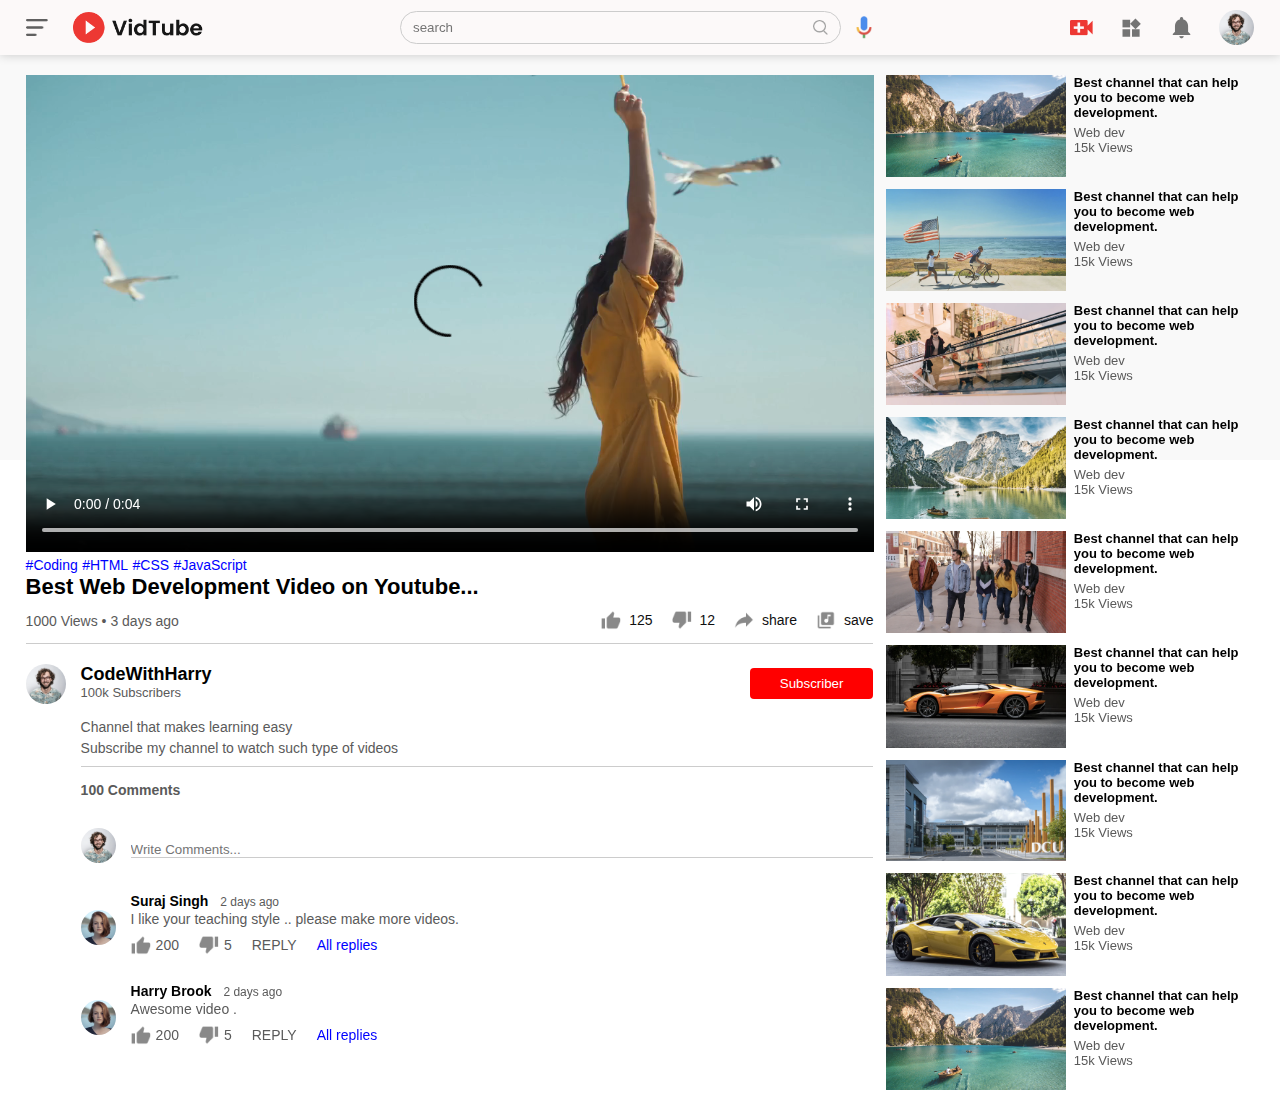
<file: playvideo.html>
<!DOCTYPE html>
<html lang="en">

<head>
    <meta charset="UTF-8">
    <meta http-equiv="X-UA-Compatible" content="IE=edge">
    <meta name="viewport" content="width=device-width, initial-scale=1.0">
    <title>Play Video</title>
    <link rel="stylesheet" href="style.css">
</head>

<body>
    <nav class="flex-div">
        <div class="nav-left flex-div">
            <img src="images/menu.png" class="menu-icon" alt="">
            <img src="images/logo.png" class="logo" alt="">

        </div>
        <div class="nav-middle flex-div">
            <div class="search-box flex-div">
                <input type="text" placeholder="search">
                <img src="images/search.png" alt="">
            </div>
            <img src="images/voice-search.png" class="mic-icon" alt="">

        </div>
        <div class="nav-right flex-div">
            <img src="images/upload.png" alt="">
            <img src="images/more.png" alt="">
            <img src="images/notification.png" alt="">
            <img src="images/Jack.png" class="user-icon" alt="">
        </div>
    </nav>

    <div class="container play-container">
        <div class="row">
            <div class="play-video">
                <video controls autoplay>
                    <source src="images/video.mp4" type="video/mp4">
                </video>

                <div class="tags">
                    <a href="">#Coding</a> <a href="">#HTML</a> <a href="">#CSS</a> <a href="">#JavaScript</a>
                </div>
                <h3>Best Web Development Video on Youtube...</h3>
                <div class="play-video-info">
                    <p>1000 Views &bull; 3 days ago</p>
                    <div>
                        <a href=""><img src="images/like.png " alt="">125</a>
                        <a href=""><img src="images/dislike.png " alt="">12</a>
                        <a href=""><img src="images/share.png " alt="">share</a>
                        <a href=""><img src="images/save.png " alt="">save</a>
                    </div>
                </div>
                <hr>
                <div class="publisher">
                    <img src="images/Jack.png" alt="">
                    <div>
                        <p>CodeWithHarry</p>
                        <span>100k Subscribers</span>
                    </div>
                    <button type="button">Subscriber</button>
                </div>
                <div class="vid-description">
                    <p>Channel that makes learning easy</p>
                    <p>Subscribe my channel to watch such type of videos</p>
                    <hr>
                    <h4>100 Comments</h4>

                    <div class="add-comment">
                        <img src="images/Jack.png" alt="">
                        <input type="text" placeholder="Write Comments...">
                    </div>
                    <div class="old-comments">
                        <img src="images/megan.png" alt="">
                        <div>
                            <h3>Suraj Singh <span>2 days ago</span></h3>
                            <p>I like your teaching style .. please make more videos.</p>
                            <div class="comment-action">
                                <img src="images/like.png" alt="">
                                <span>200</span>
                                <img src="images/dislike.png" alt="">
                                <span>5</span>
                                <span>REPLY</span>
                                <a href="">All replies</a>                            
                            </div>
                        </div>
                    </div>
                    <div class="old-comments">
                        <img src="images/megan.png" alt="">
                        <div>
                            <h3>Harry Brook <span>2 days ago</span></h3>
                            <p>Awesome video .</p>
                            <div class="comment-action">
                                <img src="images/like.png" alt="">
                                <span>200</span>
                                <img src="images/dislike.png" alt="">
                                <span>5</span>
                                <span>REPLY</span>
                                <a href="">All replies</a>                            
                            </div>
                        </div>
                    </div>
                </div>




            </div>
            <div class="right-sidebar">
                <div class="side-video-list">
                    <a href="" class="small-thumbnail"><img src="images/thumbnail1.png" alt=""></a>
                    <div class="vid-info">
                        <a href="">Best channel that can help you to become web development.</a>
                        <p>Web dev</p>
                        <p>15k Views</p>
                    </div>
                </div>
                <div class="side-video-list">
                    <a href="" class="small-thumbnail"><img src="images/thumbnail2.png" alt=""></a>
                    <div class="vid-info">
                        <a href="">Best channel that can help you to become web development.</a>
                        <p>Web dev</p>
                        <p>15k Views</p>
                    </div>
                </div>
                <div class="side-video-list">
                    <a href="" class="small-thumbnail"><img src="images/thumbnail3.png" alt=""></a>
                    <div class="vid-info">
                        <a href="">Best channel that can help you to become web development.</a>
                        <p>Web dev</p>
                        <p>15k Views</p>
                    </div>
                </div>
                <div class="side-video-list">
                    <a href="" class="small-thumbnail"><img src="images/thumbnail4.png" alt=""></a>
                    <div class="vid-info">
                        <a href="">Best channel that can help you to become web development.</a>
                        <p>Web dev</p>
                        <p>15k Views</p>
                    </div>
                </div>
                <div class="side-video-list">
                    <a href="" class="small-thumbnail"><img src="images/thumbnail5.png" alt=""></a>
                    <div class="vid-info">
                        <a href="">Best channel that can help you to become web development.</a>
                        <p>Web dev</p>
                        <p>15k Views</p>
                    </div>
                </div>
                <div class="side-video-list">
                    <a href="" class="small-thumbnail"><img src="images/thumbnail6.png" alt=""></a>
                    <div class="vid-info">
                        <a href="">Best channel that can help you to become web development.</a>
                        <p>Web dev</p>
                        <p>15k Views</p>
                    </div>
                </div>
                <div class="side-video-list">
                    <a href="" class="small-thumbnail"><img src="images/thumbnail7.png" alt=""></a>
                    <div class="vid-info">
                        <a href="">Best channel that can help you to become web development.</a>
                        <p>Web dev</p>
                        <p>15k Views</p>
                    </div>
                </div>
                <div class="side-video-list">
                    <a href="" class="small-thumbnail"><img src="images/thumbnail8.png" alt=""></a>
                    <div class="vid-info">
                        <a href="">Best channel that can help you to become web development.</a>
                        <p>Web dev</p>
                        <p>15k Views</p>
                    </div>
                </div>
                <div class="side-video-list">
                    <a href="" class="small-thumbnail"><img src="images/thumbnail1.png" alt=""></a>
                    <div class="vid-info">
                        <a href="">Best channel that can help you to become web development.</a>
                        <p>Web dev</p>
                        <p>15k Views</p>
                    </div>
                </div>
            </div>

        </div>


    </div>




</body>

</html>
</file>
<file: style.css>
* {
    margin: 0;
    padding: 0;
    font-family: Arial, Helvetica, sans-serif;
    box-sizing: border-box;

}

a {
    text-decoration: none;
    color: rgb(15, 15, 16);
}

img {
    cursor: pointer;
}

.flex-div {
    display: flex;
    align-items: center;
}

nav {
    padding: 10px 2%;
    justify-content: space-between;
    box-shadow: 0 0 10px rgba(7, 7, 7, 0.2);
    background: rgb(252, 249, 249);
    position: sticky;
    top: 0;
    z-index: 10;

}

.nav-right img {
    width: 25px;
    margin-right: 25px;
 
}
.nav-right .user-icon{
    width: 35px;
    border-radius: 50%;
    margin-right: 0;
}

.nav-left .menu-icon{
    width: 22px;
    margin-right: 25px;
}
.nav-left .logo{
    width: 130px;
}

.nav-middle .mic-icon{
    width: 16px;

}
.nav-middle .search-box{
    border: 1px solid #ccc;
    margin-right: 15px;
    padding: 8px 12px;
    border-radius: 25px;
}
.nav-middle .search-box input{
    width: 400px;
    border: 0;
    outline: 0;
    background: transparent;

}
.nav-middle .search-box img{
    width: 15px;
}

/* sidebar */

.sidebar{
    background: #fff;
    width: 15%;
    height: 100vh;
    position: fixed;
    top: 0;
    padding-left: 2%;
    padding-top: 80px;
}
.shortcut-links a img{
    width: 20px;
    margin-right: 20px;
}
.shortcut-links a{
    display: flex;
    align-items: center;
    margin-bottom: 20px;
    width: fit-content;
    flex-wrap: wrap;
    
}
.shortcut-links a:first-child{
    color: red;
}
.sidebar hr{
    border: 0;
    height: 2px;
    background: #ccc;
    /* width: 85%; */
}
.subscribed-list h3{
    font-size: 13px;
    margin: 20px 0;
    color: #5a5a5a;
}
.subscribed-list a{
    display: flex;
    align-items: center;
    margin-bottom: 20px;
    width: fit-content;
    flex-wrap: wrap;
}
.subscribed-list a img{
    width: 25px;
    border-radius: 50%;
    margin-right: 20px;
}

.small-sidebar{
    width: 5%;
}
.small-sidebar a p{
    display: none;

}
.small-sidebar h3{
    display:none;
}
.small-sidebar hr{
    width: 50%;
    margin-bottom: 25px;
}

/*  main page */

.container{
    background: #f9f9f9;
    padding-left: 17%;
    padding-right: 2%;
    padding-top: 20px;
    padding-bottom: 20px;
    height: 45vh;

}

.large-container{
    padding-left: 7%;
}

.banner{
    width: 100%;
}

.banner img{
    width: 100%;
    height: 38vh;

    border-radius: 8px;
}

.list-container{
    display: grid;
    grid-template-columns: repeat(auto-fit, minmax(250px, 1fr));
    grid-column-gap: 16px;
    grid-row-gap: 30px;
    margin-top: 15px;
}

.video-list .thumbnail{
    width: 100%;
    border-radius: 5px;
}

.video-list .flex-div{
    align-items: flex-start;
    margin-top: 7px;
     
}
.video-list .flex-div img{
    width: 35px;
    margin-right: 10px;
    border-radius: 50%;
}

.vid-info{
    color: #5a5a5a;
    font-size: 13px;

}
.vid-info a{
    color: black;
    font-weight: 600;
    display: block;
    margin-bottom: 5px;
}

/* media */

@media(max-width:900px){
    .menu-icon{
        display: none;
    }
    .sidebar{
        display: none;
    }
    .container, .large-container{
        padding-left: 5%;
        padding-right: 5%;
    }
    .nav-right img{
        display: none;
    }
    .nav-right .user-icon{
        display: block;
        width: 30px;
    }
    .nav-middle .search-box input{
        width: 100px;

    }
    .nav-middle .mic-icon{
        display: none;
    }
    .logo{
        width: 90px;
    }
}


/* -----------play video page------------ */

.play-container{
    padding-left: 2%;
}
.row{
    display: flex;
    justify-content:space-between ;
    flex-wrap: wrap;

}

.play-video{
    flex-basis: 69%;

}

.right-sidebar{
    flex-basis: 30%;
}
.play-video video{
    width: 100%;
}

.side-video-list{
    display: flex;
    justify-content: space-between;
    margin-bottom: 8px;
}

.side-video-list img{
    width: 100%;
}

.side-video-list .small-thumbnail{
    flex-basis: 49%;

}

.side-video-list .vid-info{
    flex-basis: 49%;
}

.play-video .tags a{
    color:blue;
    font-size: 14px;
    margin-top: 5px;
    
}
.play-video h3{
    font-weight: 600;
    font-size: 22px;
}

.play-video .play-video-info{
    display: flex;
    align-items: center;
    justify-content: space-between;
    flex-wrap: wrap;
    margin-top:10px ;
    font-size:14px ;
    color: #5a5a5a ;
}
.play-video .play-video-info a img{
    width: 20px;
    margin-right: 8px;
    
}
.play-video .play-video-info a{
    display: inline-flex;
    align-items: center;
    margin-left: 15px;
}
.play-video  hr{
    border: 0;
    height: 1px;
    background: #ccc;
    margin: 10px 0;
}
.publisher{
    display: flex;
    align-items: center;
    margin-top: 20px;

}
.publisher div{
    flex: 1;
    line-height: 18px;
}
.publisher img{
    width: 40px;
    border-radius: 50%;
    margin-right: 15px;
}
.publisher div p{
    color: black;
    font-weight: 600;
    font-size: 18px;
}
.publisher div span{
    font-size: 13px;
    color: #5a5a5a;
}
.publisher button{
    background: red;
    color: #fff;
    padding: 8px 30px;
    border: 0;
    outline: 0;
    border-radius: 4px;
    cursor: pointer;
}
.vid-description{
    padding-left: 55px;
    margin: 15px 0;
}
.vid-description p{
    font-size: 14px;
    margin-bottom: 5px;
    color: #5a5a5a;
}
.vid-description h4{
    font-size: 14px;
    color: #5a5a5a;
    margin-top: 15px;
}
.add-comment{
    display: flex;
    align-items: center;
    margin: 30px 0;
}

.add-comment img{
    width: 35px;
    border-radius: 50%;
    margin-right: 15px;
}

.add-comment input{
    border: 0;
    outline: 0;
    border-bottom: 1px solid #ccc;
    width: 100%;
    padding-top: 10px;
    background: transparent;
}

.old-comments{
    display: flex;
    align-items: center;
    margin: 20px 0;
}
.old-comments img{
    width: 35px;
    border-radius: 50%;
    margin-right: 15px;
}
.old-comments h3{
    font-size: 14px;
    margin-bottom: 2px;

}
.old-comments h3 span{
    font-size: 12px;
    color: #5a5a5a;
    font-weight: 500;
    margin-left:8px;
}

.old-comments .comment-action{
    display: flex;
    align-items: center;
    margin: 8px 0;
    font-size: 14px;

}
.old-comments .comment-action img{
    border-radius: 0;
    width: 20px;
    margin-right: 5px;
}
.old-comments .comment-action span{
    margin-right: 20px;
    color: #5a5a5a;
}
.old-comments .comment-action a{
    color: blue;
}

@media (max-width:900px){
    .play-video{
        flex-basis: 100%;
    }
    .right-sidebar{
        flex-basis: 100%;
    }
    .play-container{
        padding-left: 5%;
    }
    .vid-description{
        padding-left: 0;

    }
    .play-video .play-video-info a{
        margin-left: 0;
        margin-right: 15px;
        margin-top: 15px;
    }
}
</file>
